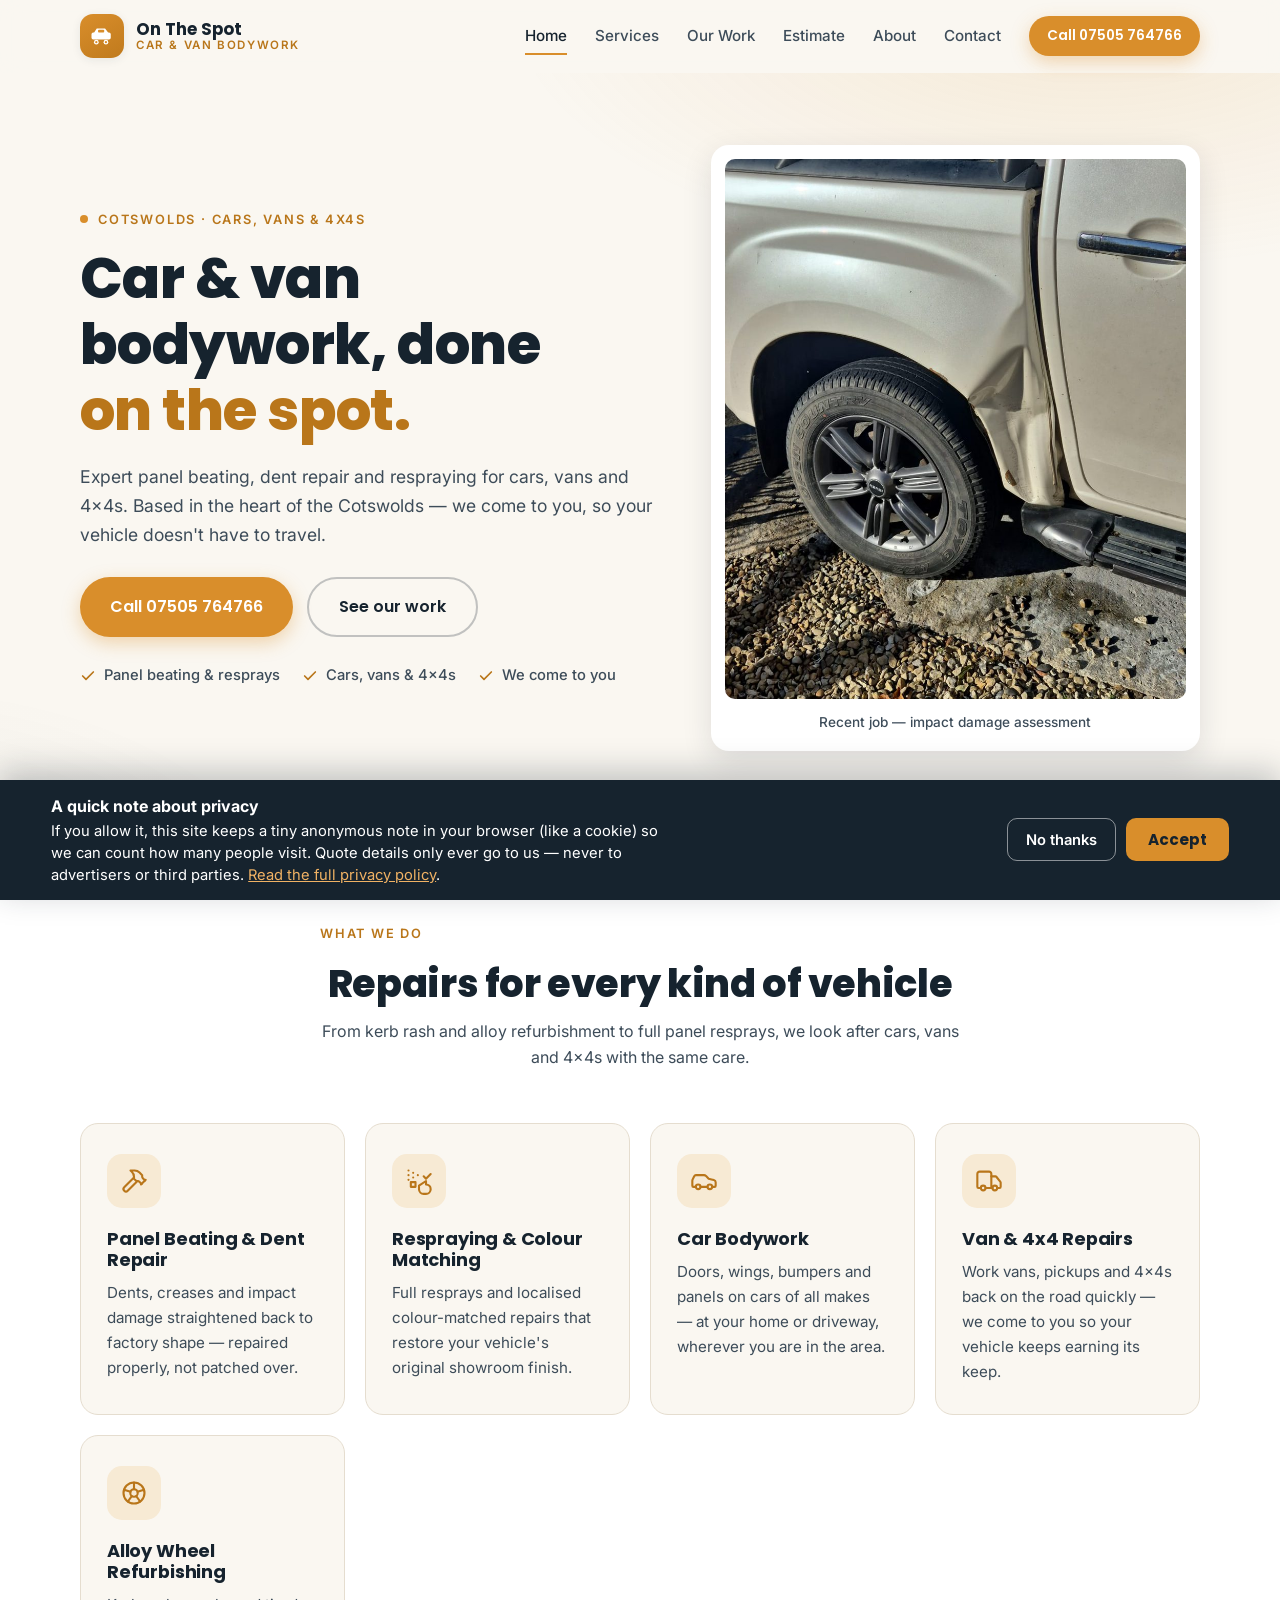
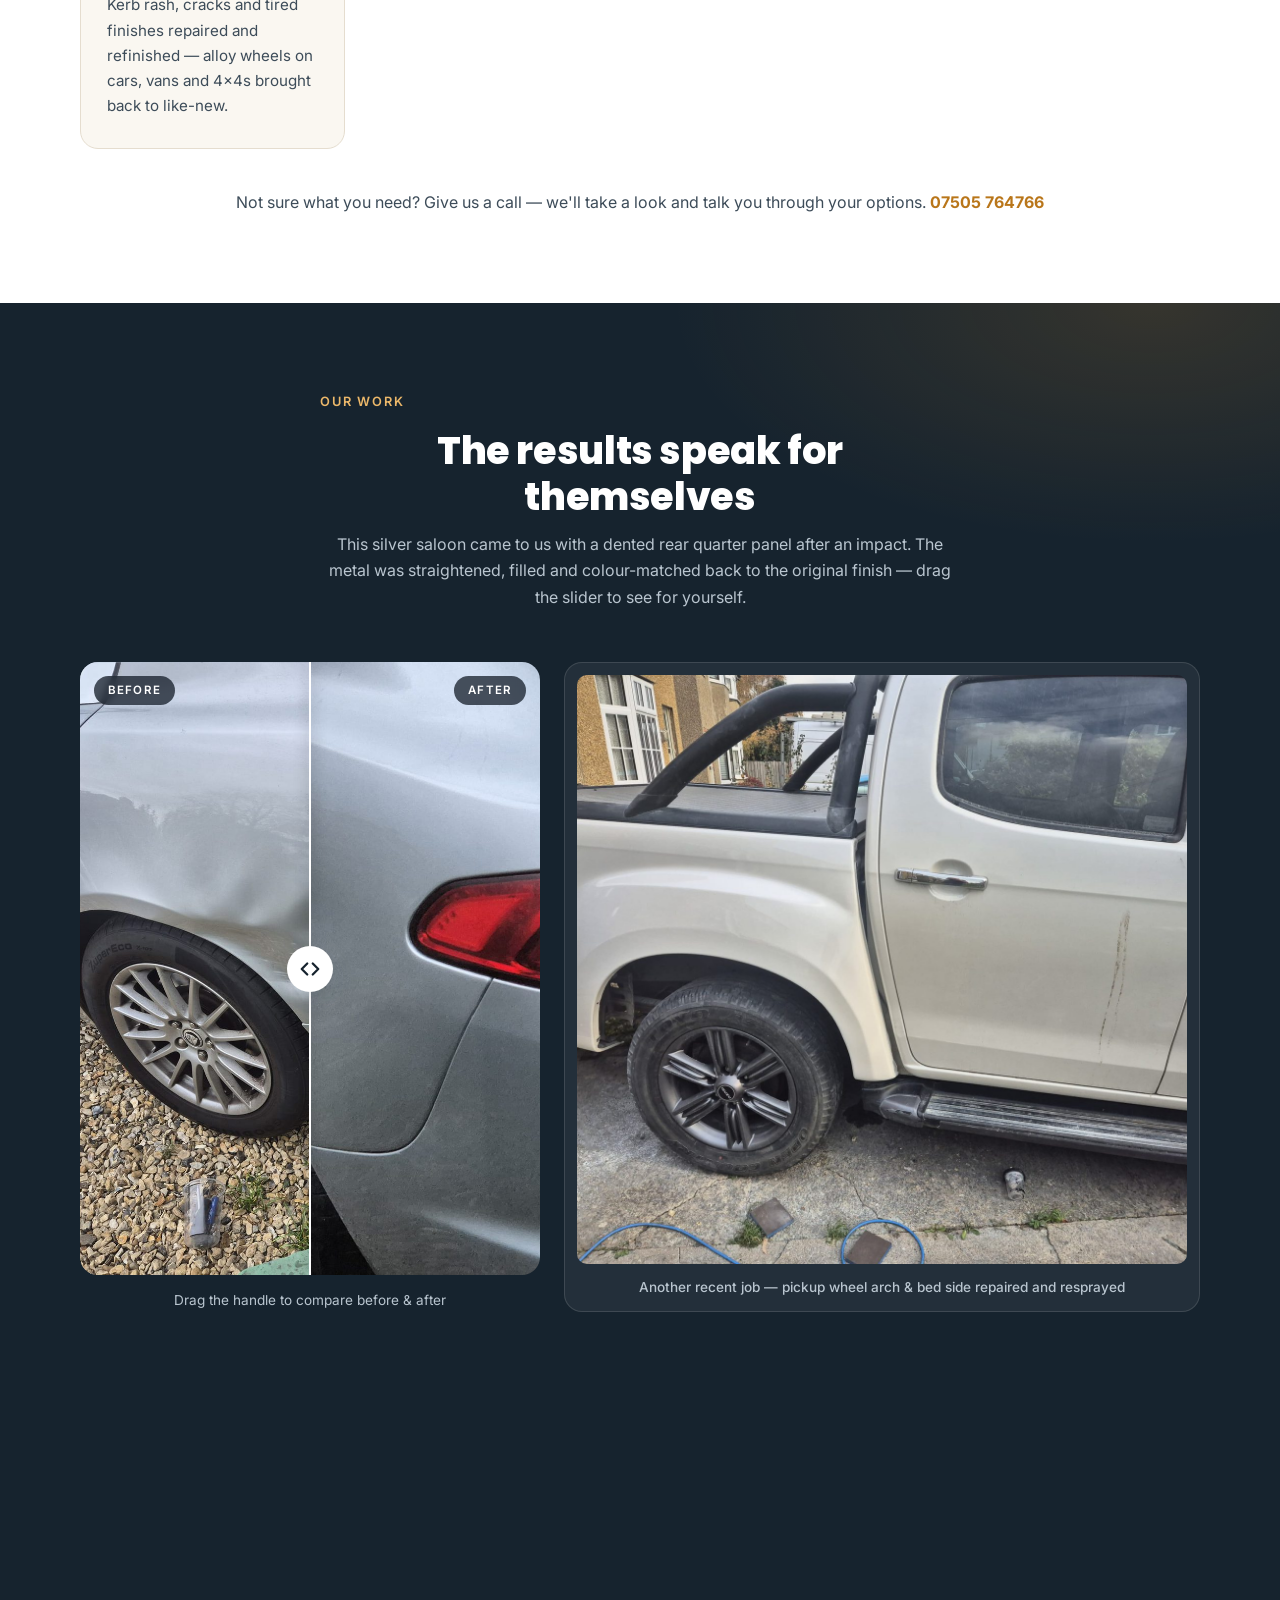
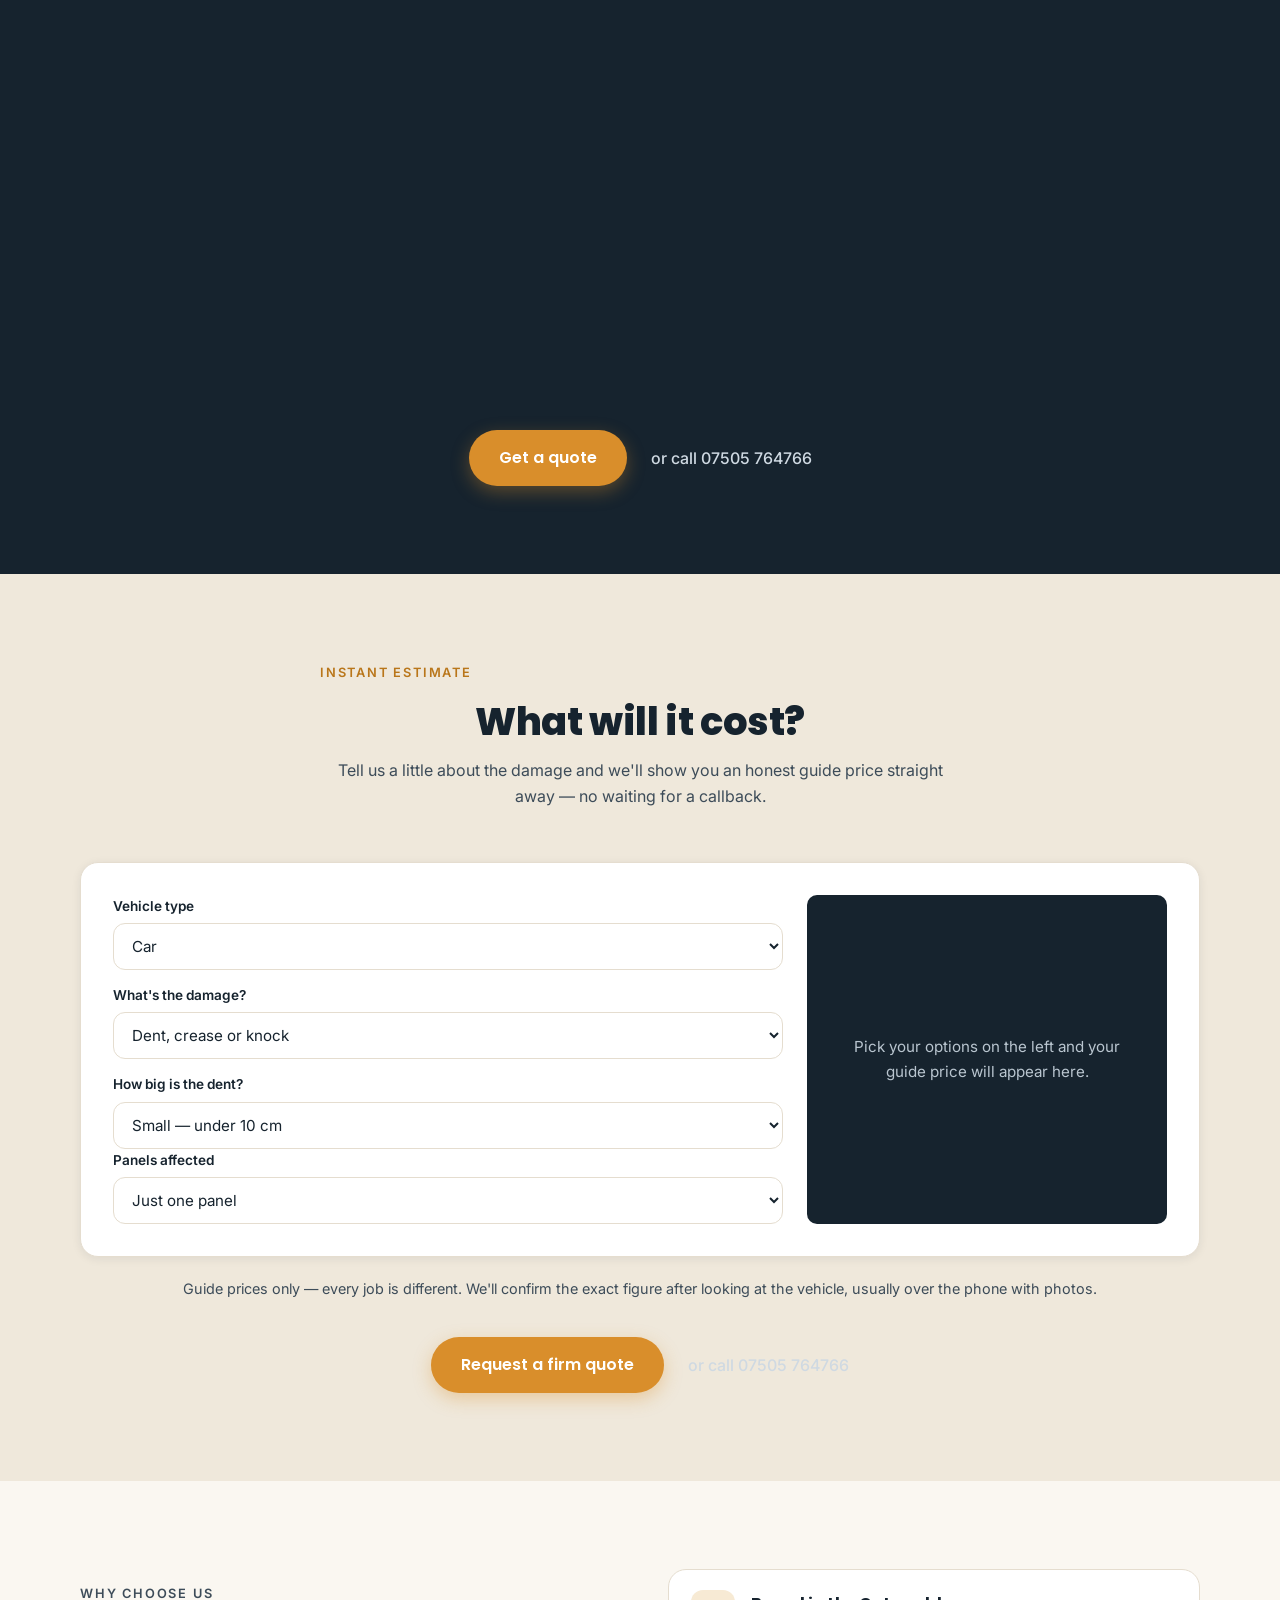
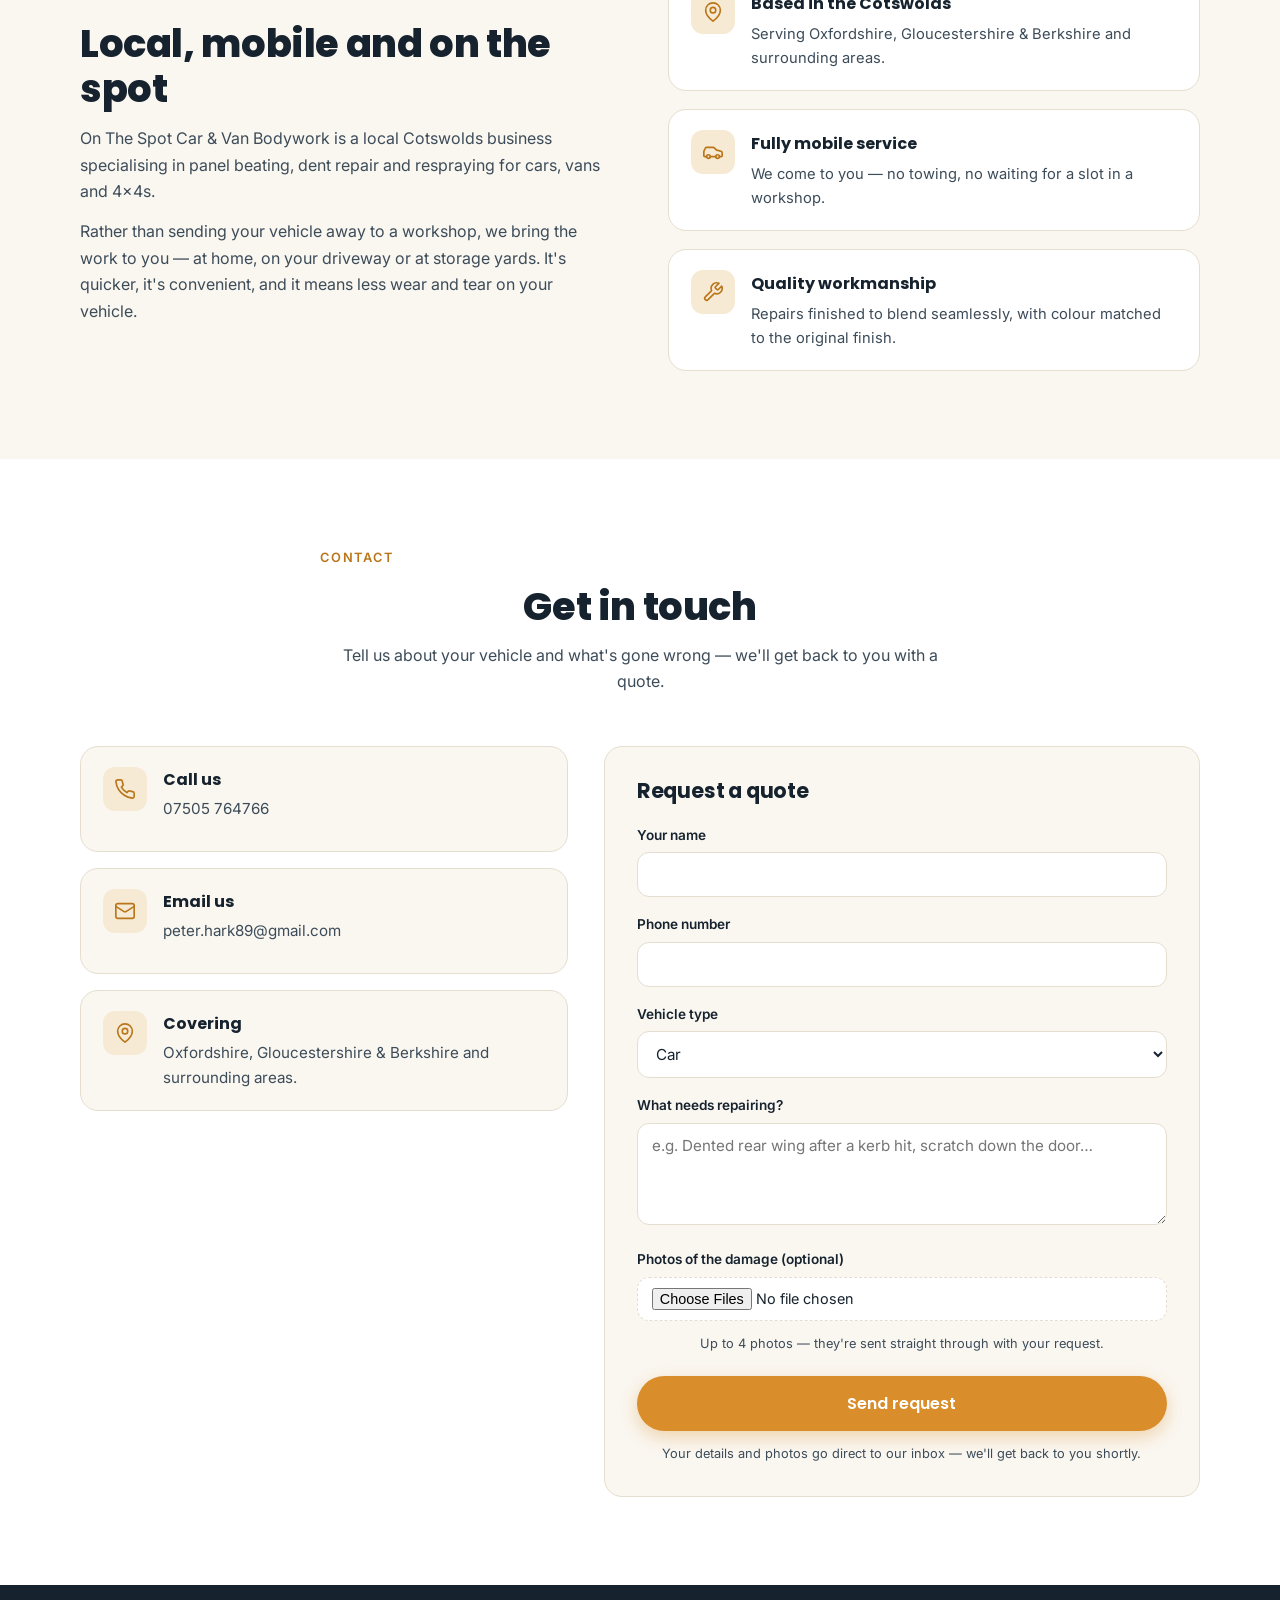
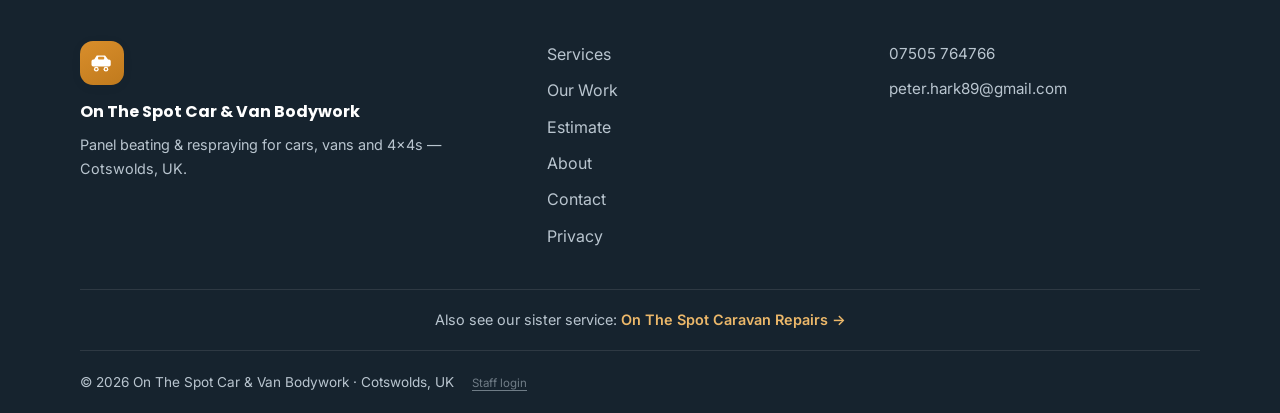
<file: index.html>
<!DOCTYPE html>
<html lang="en-GB">
<head>
  <meta charset="UTF-8" />
  <meta name="viewport" content="width=device-width, initial-scale=1.0" />
  <title>On The Spot Car &amp; Van Bodywork — Panel Beating &amp; Resprays in the Cotswolds</title>
  <meta name="description" content="Car and van body repairs across the Cotswolds. Expert panel beating, dent repair, respraying and colour matching — we come to you. Call 07505 764766." />
  <meta property="og:title" content="On The Spot Car &amp; Van Bodywork | Cotswolds" />
  <meta property="og:description" content="Panel beating, dent repair &amp; respraying for cars, vans and 4x4s. Based in the Cotswolds — we come to you." />
  <meta property="og:type" content="website" />
  <link rel="icon" href="data:image/svg+xml,%3Csvg xmlns='http://www.w3.org/2000/svg' viewBox='0 0 100 100'%3E%3Ctext y='.9em' font-size='90'%3E%F0%9F%9A%97%3C/text%3E%3C/svg%3E" />
  <link rel="preconnect" href="https://fonts.googleapis.com" />
  <link rel="preconnect" href="https://fonts.gstatic.com" crossorigin />
  <link href="https://fonts.googleapis.com/css2?family=Inter:wght@400;500;600&family=Poppins:wght@600;700;800&display=swap" rel="stylesheet" />
  <link rel="stylesheet" href="style.css" />
</head>
<body>

<a class="skip-link" href="#home">Skip to content</a>

<header class="site-header" id="siteHeader">
  <div class="container nav-wrap">
    <a href="#home" class="brand" aria-label="On The Spot Car &amp; Van Bodywork — home">
      <span class="brand-mark" aria-hidden="true">
        <svg viewBox="0 0 32 32" fill="none">
          <path d="M4 18v-4a2 2 0 0 1 2-2h1l3-4.5h9.5L23 12h1a2 2 0 0 1 2 2v4a2 2 0 0 1-2 2H6a2 2 0 0 1-2-2Z" fill="#fff"/>
          <rect x="11.5" y="8.8" width="7" height="3.2" rx="0.9" fill="#d98e2b"/>
          <circle cx="9.5" cy="23" r="2.7" fill="#fff"/>
          <circle cx="9.5" cy="23" r="1.3" fill="#d98e2b"/>
          <circle cx="20.5" cy="23" r="2.7" fill="#fff"/>
          <circle cx="20.5" cy="23" r="1.3" fill="#d98e2b"/>
        </svg>
      </span>
      <span class="brand-text">On The Spot<small>Car &amp; Van Bodywork</small></span>
    </a>

    <nav class="site-nav" id="siteNav" aria-label="Main navigation">
      <a href="#home" class="active">Home</a>
      <a href="#services">Services</a>
      <a href="#work">Our Work</a>
      <a href="#estimate">Estimate</a>
      <a href="#about">About</a>
      <a href="#contact">Contact</a>
      <a href="tel:+447505764766" class="btn btn-primary btn-sm nav-call">Call 07505 764766</a>
    </nav>

    <button class="nav-toggle" id="navToggle" aria-expanded="false" aria-controls="siteNav" aria-label="Open menu">
      <span></span><span></span><span></span>
    </button>
  </div>
</header>

<main id="main">

  <!-- ============ HERO ============ -->
  <section class="hero" id="home">
    <div class="container hero-grid">
      <div class="hero-copy reveal">
        <p class="eyebrow"><span class="dot" aria-hidden="true"></span> Cotswolds &middot; Cars, Vans &amp; 4x4s</p>
        <h1>Car &amp; van bodywork, done <em>on the spot.</em></h1>
        <p class="lead">Expert panel beating, dent repair and respraying for cars, vans and 4x4s. Based in the heart of the Cotswolds — we come to you, so your vehicle doesn't have to travel.</p>
        <div class="hero-cta">
          <a href="tel:+447505764766" class="btn btn-primary btn-lg">Call 07505 764766</a>
          <a href="#work" class="btn btn-ghost btn-lg">See our work</a>
        </div>
        <ul class="hero-points">
          <li><svg viewBox="0 0 24 24" fill="none" stroke="currentColor" stroke-width="2.5" stroke-linecap="round" stroke-linejoin="round"><path d="M20 6 9 17l-5-5"/></svg> Panel beating &amp; resprays</li>
          <li><svg viewBox="0 0 24 24" fill="none" stroke="currentColor" stroke-width="2.5" stroke-linecap="round" stroke-linejoin="round"><path d="M20 6 9 17l-5-5"/></svg> Cars, vans &amp; 4x4s</li>
          <li><svg viewBox="0 0 24 24" fill="none" stroke="currentColor" stroke-width="2.5" stroke-linecap="round" stroke-linejoin="round"><path d="M20 6 9 17l-5-5"/></svg> We come to you</li>
        </ul>
      </div>

      <figure class="hero-card reveal" data-delay="140">
        <img src="images/hero-pickup-damage.jpg" alt="Impact damage to a pickup's rear arch and bed side, awaiting repair" loading="eager" />
        <figcaption>Recent job — impact damage assessment</figcaption>
      </figure>
    </div>
  </section>

  <!-- ============ SERVICES ============ -->
  <section class="section services" id="services">
    <div class="container">
      <header class="section-head reveal">
        <p class="eyebrow">What we do</p>
        <h2>Repairs for every kind of vehicle</h2>
        <p class="section-sub">From kerb rash and alloy refurbishment to full panel resprays, we look after cars, vans and 4x4s with the same care.</p>
      </header>

      <div class="card-grid">
        <article class="service-card reveal">
          <span class="icon" aria-hidden="true">
            <svg viewBox="0 0 24 24" fill="none" stroke="currentColor" stroke-width="1.8" stroke-linecap="round" stroke-linejoin="round"><path d="m15 12-8.373 8.373a1 1 0 1 1-3-3L12 9"/><path d="m18 15 4-4"/><path d="m21.5 11.5-1.914-1.914A2 2 0 0 1 19 8.172V7l-2.26-2.26a6 6 0 0 0-4.202-1.756L9 2.96l.92.82A6.18 6.18 0 0 1 12 8.4V10l2 2h1.172a2 2 0 0 1 1.414.586L18.5 14.5"/></svg>
          </span>
          <h3>Panel Beating &amp; Dent Repair</h3>
          <p>Dents, creases and impact damage straightened back to factory shape — repaired properly, not patched over.</p>
        </article>

        <article class="service-card reveal" data-delay="80">
          <span class="icon" aria-hidden="true">
            <svg viewBox="0 0 24 24" fill="none" stroke="currentColor" stroke-width="1.8" stroke-linecap="round" stroke-linejoin="round"><path d="M3 3h.01"/><path d="M7 5h.01"/><path d="M11 7h.01"/><path d="M3 7h.01"/><path d="M7 9h.01"/><path d="M3 11h.01"/><rect width="4" height="4" x="5" y="13"/><path d="m16 8 2 2 4-4"/><path d="M18 12v3a4 4 0 0 1 4 4v0a4 4 0 0 1-4 4h-2a4 4 0 0 1-4-4v-3Z"/></svg>
          </span>
          <h3>Respraying &amp; Colour Matching</h3>
          <p>Full resprays and localised colour-matched repairs that restore your vehicle's original showroom finish.</p>
        </article>

        <article class="service-card reveal" data-delay="160">
          <span class="icon" aria-hidden="true">
            <svg viewBox="0 0 24 24" fill="none" stroke="currentColor" stroke-width="1.8" stroke-linecap="round" stroke-linejoin="round"><path d="M19 17h2c.6 0 1-.4 1-1v-3c0-.9-.7-1.7-1.5-1.9C18.7 10.6 16 10 16 10s-1.3-1.4-2.2-2.3c-.5-.4-1.1-.7-1.8-.7H5c-.6 0-1.1.4-1.4.9l-1.4 2.9A3.7 3.7 0 0 0 2 12v4c0 .6.4 1 1 1h2"/><circle cx="7" cy="17" r="2"/><path d="M9 17h6"/><circle cx="17" cy="17" r="2"/></svg>
          </span>
          <h3>Car Bodywork</h3>
          <p>Doors, wings, bumpers and panels on cars of all makes — at your home or driveway, wherever you are in the area.</p>
        </article>

        <article class="service-card reveal" data-delay="240">
          <span class="icon" aria-hidden="true">
            <svg viewBox="0 0 24 24" fill="none" stroke="currentColor" stroke-width="1.8" stroke-linecap="round" stroke-linejoin="round"><path d="M14 18V6a2 2 0 0 0-2-2H4a2 2 0 0 0-2 2v11a1 1 0 0 0 1 1h2"/><path d="M15 18H9"/><path d="M19 18h2a1 1 0 0 0 1-1v-3.65a1 1 0 0 0-.22-.624l-3.48-4.35A1 1 0 0 0 17.52 8H14"/><circle cx="17" cy="18" r="2"/><circle cx="7" cy="18" r="2"/></svg>
          </span>
          <h3>Van &amp; 4x4 Repairs</h3>
          <p>Work vans, pickups and 4x4s back on the road quickly — we come to you so your vehicle keeps earning its keep.</p>
        </article>

        <article class="service-card reveal" data-delay="320">
          <span class="icon" aria-hidden="true">
            <svg viewBox="0 0 24 24" fill="none" stroke="currentColor" stroke-width="1.8" stroke-linecap="round" stroke-linejoin="round"><circle cx="12" cy="12" r="9"/><circle cx="12" cy="12" r="3.2"/><path d="M12 3v5.8"/><path d="M3.44 9.22 8.96 11.01"/><path d="M6.71 19.28 10.12 14.59"/><path d="M17.29 19.28 13.88 14.59"/><path d="M20.56 9.22 15.04 11.01"/></svg>
          </span>
          <h3>Alloy Wheel Refurbishing</h3>
          <p>Kerb rash, cracks and tired finishes repaired and refinished — alloy wheels on cars, vans and 4x4s brought back to like-new.</p>
        </article>
      </div>

      <p class="services-note reveal">Not sure what you need? Give us a call — we'll take a look and talk you through your options. <a href="tel:+447505764766"><strong>07505 764766</strong></a></p>
    </div>
  </section>

  <!-- ============ OUR WORK ============ -->
  <section class="section work" id="work">
    <div class="container">
      <header class="section-head section-head-light reveal">
        <p class="eyebrow">Our work</p>
        <h2>The results speak for themselves</h2>
        <p class="section-sub">This silver saloon came to us with a dented rear quarter panel after an impact. The metal was straightened, filled and colour-matched back to the original finish — drag the slider to see for yourself.</p>
      </header>

      <div class="work-showcase">
        <div class="ba-frame reveal">
          <div class="ba-slider" id="baSlider" style="--pos:50%">
            <img src="images/slider-after.jpg" alt="Rear quarter panel after dent repair and respray" />
            <img src="images/slider-before.jpg" alt="" aria-hidden="true" class="ba-before" />
            <span class="ba-label ba-label-before">Before</span>
            <span class="ba-label ba-label-after">After</span>
            <div class="ba-handle" id="baHandle" role="slider" tabindex="0" aria-label="Drag to compare before and after" aria-valuemin="0" aria-valuemax="100" aria-valuenow="50">
              <span class="ba-grip" aria-hidden="true">
                <svg viewBox="0 0 24 24" fill="none" stroke="currentColor" stroke-width="2.5" stroke-linecap="round" stroke-linejoin="round"><path d="m9 6-6 6 6 6M15 6l6 6-6 6"/></svg>
              </span>
            </div>
          </div>
          <p class="ba-hint">Drag the handle to compare before &amp; after</p>
        </div>

        <figure class="work-photo reveal" data-delay="120">
          <img src="images/work-pickup-repaired.jpg" alt="Pickup rear arch and bed side after bodywork repair and respray" loading="lazy" />
          <figcaption>Another recent job — pickup wheel arch &amp; bed side repaired and resprayed</figcaption>
        </figure>
      </div>

      <h3 class="gallery-title reveal" id="galleryTitle">More from the workshop</h3>
      <div class="gallery-grid" id="galleryGrid">
        <figure class="gallery-card reveal">
          <span class="chip chip-before" aria-hidden="true">Before</span>
          <img src="images/gallery-door-crack.jpg" alt="Cracked car door panel stripped back, ready for repair" loading="lazy" />
          <figcaption>Cracked door panel — stripped back and ready for repair</figcaption>
        </figure>

        <figure class="gallery-card reveal" data-delay="80">
          <span class="chip chip-progress" aria-hidden="true">In progress</span>
          <img src="images/gallery-filler-wide.jpg" alt="Door and quarter panel filled after impact damage" loading="lazy" />
          <figcaption>Impact-damaged door &amp; quarter panel, filled and faired</figcaption>
        </figure>

        <figure class="gallery-card reveal" data-delay="160">
          <span class="chip chip-progress" aria-hidden="true">In progress</span>
          <img src="images/gallery-filler-detail.jpg" alt="Close-up of body filler smoothed on a repaired panel" loading="lazy" />
          <figcaption>Filling detail — smoothed and ready to prime &amp; spray</figcaption>
        </figure>
      </div>

      <div class="steps-grid">
        <article class="step-card reveal">
          <span class="step-num" aria-hidden="true">01</span>
          <h3>Tell us what's wrong</h3>
          <p>Call or email with a description — and photos if you can. We'll assess the damage honestly before any work starts.</p>
        </article>
        <article class="step-card reveal" data-delay="100">
          <span class="step-num" aria-hidden="true">02</span>
          <h3>We come to you</h3>
          <p>Your vehicle stays where it is — at home, in your driveway or at storage. We bring the workshop to the spot.</p>
        </article>
        <article class="step-card reveal" data-delay="200">
          <span class="step-num" aria-hidden="true">03</span>
          <h3>Repaired &amp; resprayed</h3>
          <p>Panels straightened, filled and sprayed with colour matched to your vehicle's original finish. You check it over on the spot.</p>
        </article>
      </div>

      <div class="work-cta reveal">
        <a href="#contact" class="btn btn-primary btn-lg">Get a quote</a>
        <a href="tel:+447505764766" class="link-light">or call 07505 764766</a>
      </div>
    </div>
  </section>

  <!-- ============ INSTANT ESTIMATE ============ -->
  <section class="section estimate" id="estimate">
    <div class="container">
      <header class="section-head reveal">
        <p class="eyebrow">Instant estimate</p>
        <h2>What will it cost?</h2>
        <p class="section-sub">Tell us a little about the damage and we'll show you an honest guide price straight away — no waiting for a callback.</p>
      </header>

      <div class="estimate-box reveal">
        <div class="estimate-fields">
          <label for="estVehicle">Vehicle type</label>
          <select id="estVehicle" name="estVehicle">
            <option value="car">Car</option>
            <option value="van">Van or 4x4</option>
          </select>

          <label for="estDamage">What's the damage?</label>
          <select id="estDamage" name="estDamage">
            <option value="dent">Dent, crease or knock</option>
            <option value="scratch">Scratch or scrape</option>
            <option value="crack">Cracked / broken panel</option>
            <option value="respray">Respray only (no repair needed)</option>
            <option value="alloys">Alloy wheel refurbishment</option>
          </select>

          <label for="estSize" id="estSizeLabel">How big is it?</label>
          <select id="estSize" name="estSize"></select>

          <div class="estimate-row">
            <div class="estimate-col" id="estPanelsWrap">
              <label for="estPanels">Panels affected</label>
              <select id="estPanels" name="estPanels">
                <option value="1">Just one panel</option>
                <option value="2">Two panels</option>
                <option value="3">Three or more</option>
              </select>
            </div>
          </div>
        </div>

        <div class="estimate-result" id="estResult">
          <p class="est-prompt" id="estPrompt">Pick your options on the left and your guide price will appear here.</p>
          <div class="est-price-wrap" id="estPriceWrap" hidden>
            <span class="est-label">Guide price</span>
            <span class="est-price" id="estPrice">&pound;0 &ndash; &pound;0</span>
            <p class="est-note" id="estNote"></p>
          </div>
        </div>
      </div>

      <p class="estimate-disclaimer reveal">Guide prices only — every job is different. We'll confirm the exact figure after looking at the vehicle, usually over the phone with photos.</p>

      <div class="work-cta estimate-cta reveal">
        <a href="#contact" class="btn btn-primary btn-lg">Request a firm quote</a>
        <a href="tel:+447505764766" class="link-light">or call 07505 764766</a>
      </div>
    </div>
  </section>

  <!-- ============ ABOUT ============ -->
  <section class="section about" id="about">
    <div class="container about-grid">
      <div class="about-copy reveal">
        <p class="eyebrow">Why choose us</p>
        <h2>Local, mobile and on the spot</h2>
        <p>On The Spot Car &amp; Van Bodywork is a local Cotswolds business specialising in panel beating, dent repair and respraying for cars, vans and 4x4s.</p>
        <p>Rather than sending your vehicle away to a workshop, we bring the work to you — at home, on your driveway or at storage yards. It's quicker, it's convenient, and it means less wear and tear on your vehicle.</p>
      </div>

      <ul class="about-list reveal" data-delay="120">
        <li>
          <span class="icon icon-sm" aria-hidden="true"><svg viewBox="0 0 24 24" fill="none" stroke="currentColor" stroke-width="1.8" stroke-linecap="round" stroke-linejoin="round"><path d="M20 10c0 6-8 12-8 12s-8-6-8-12a8 8 0 0 1 16 0Z"/><circle cx="12" cy="10" r="3"/></svg></span>
          <div><strong>Based in the Cotswolds</strong><p>Serving Oxfordshire, Gloucestershire &amp; Berkshire and surrounding areas.</p></div>
        </li>
        <li>
          <span class="icon icon-sm" aria-hidden="true"><svg viewBox="0 0 24 24" fill="none" stroke="currentColor" stroke-width="1.8" stroke-linecap="round" stroke-linejoin="round"><path d="M19 17h2c.6 0 1-.4 1-1v-3c0-.9-.7-1.7-1.5-1.9C18.7 10.6 16 10 16 10s-1.3-1.4-2.2-2.3c-.5-.4-1.1-.7-1.8-.7H5c-.6 0-1.1.4-1.4.9l-1.4 2.9A3.7 3.7 0 0 0 2 12v4c0 .6.4 1 1 1h2"/><circle cx="7" cy="17" r="2"/><path d="M9 17h6"/><circle cx="17" cy="17" r="2"/></svg></span>
          <div><strong>Fully mobile service</strong><p>We come to you — no towing, no waiting for a slot in a workshop.</p></div>
        </li>
        <li>
          <span class="icon icon-sm" aria-hidden="true"><svg viewBox="0 0 24 24" fill="none" stroke="currentColor" stroke-width="1.8" stroke-linecap="round" stroke-linejoin="round"><path d="M14.7 6.3a1 1 0 0 0 0 1.4l1.6 1.6a1 1 0 0 0 1.4 0l3.77-3.77a6 6 0 0 1-7.94 7.94l-6.91 6.91a2.12 2.12 0 0 1-3-3l6.91-6.91a6 6 0 0 1 7.94-7.94l-3.76 3.76z"/></svg></span>
          <div><strong>Quality workmanship</strong><p>Repairs finished to blend seamlessly, with colour matched to the original finish.</p></div>
        </li>
      </ul>
    </div>
  </section>

  <!-- ============ CONTACT ============ -->
  <section class="section contact" id="contact">
    <div class="container">
      <header class="section-head reveal">
        <p class="eyebrow">Contact</p>
        <h2>Get in touch</h2>
        <p class="section-sub">Tell us about your vehicle and what's gone wrong — we'll get back to you with a quote.</p>
      </header>

      <div class="contact-grid">
        <div class="contact-info reveal">
          <a href="tel:+447505764766" class="info-card">
            <span class="icon icon-sm" aria-hidden="true"><svg viewBox="0 0 24 24" fill="none" stroke="currentColor" stroke-width="1.8" stroke-linecap="round" stroke-linejoin="round"><path d="M22 16.92v3a2 2 0 0 1-2.18 2 19.79 19.79 0 0 1-8.63-3.07 19.5 19.5 0 0 1-6-6 19.79 19.79 0 0 1-3.07-8.67A2 2 0 0 1 4.11 2h3a2 2 0 0 1 2 1.72c.127.96.361 1.903.7 2.81a2 2 0 0 1-.45 2.11L8.09 9.91a16 16 0 0 0 6 6l1.27-1.27a2 2 0 0 1 2.11-.45c.907.339 1.85.573 2.81.7A2 2 0 0 1 22 16.92z"/></svg></span>
            <div><strong>Call us</strong><p>07505 764766</p></div>
          </a>
          <a href="mailto:peter.hark89@gmail.com" class="info-card">
            <span class="icon icon-sm" aria-hidden="true"><svg viewBox="0 0 24 24" fill="none" stroke="currentColor" stroke-width="1.8" stroke-linecap="round" stroke-linejoin="round"><rect width="20" height="16" x="2" y="4" rx="2"/><path d="m22 7-8.97 5.7a1.94 1.94 0 0 1-2.06 0L2 7"/></svg></span>
            <div><strong>Email us</strong><p>peter.hark89@gmail.com</p></div>
          </a>
          <div class="info-card">
            <span class="icon icon-sm" aria-hidden="true"><svg viewBox="0 0 24 24" fill="none" stroke="currentColor" stroke-width="1.8" stroke-linecap="round" stroke-linejoin="round"><path d="M20 10c0 6-8 12-8 12s-8-6-8-12a8 8 0 0 1 16 0Z"/><circle cx="12" cy="10" r="3"/></svg></span>
            <div><strong>Covering</strong><p>Oxfordshire, Gloucestershire &amp; Berkshire and surrounding areas.</p></div>
          </div>
        </div>

        <form class="quote-form reveal" id="quoteForm" data-delay="120" novalidate>
          <h3>Request a quote</h3>
          <label for="name">Your name</label>
          <input type="text" id="name" name="name" autocomplete="name" required />

          <label for="phone">Phone number</label>
          <input type="tel" id="phone" name="phone" autocomplete="tel" required />

          <label for="type">Vehicle type</label>
          <select id="type" name="type">
            <option value="Car">Car</option>
            <option value="Van or 4x4">Van or 4x4</option>
            <option value="Not sure / other">Not sure / other</option>
          </select>

          <label for="message">What needs repairing?</label>
          <textarea id="message" name="message" rows="4" placeholder="e.g. Dented rear wing after a kerb hit, scratch down the door…"></textarea>

          <label for="photos">Photos of the damage (optional)</label>
          <input type="file" id="photos" name="photos" accept="image/*" multiple />
          <p class="form-note form-note-top">Up to 4 photos — they're sent straight through with your request.</p>

          <button type="submit" class="btn btn-primary btn-lg btn-block" id="quoteSubmit">Send request</button>
          <p class="form-note" id="formNote">Your details and photos go direct to our inbox — we'll get back to you shortly.</p>
        </form>

        <div class="form-success" id="formSuccess" hidden>
          <span class="icon icon-sm" aria-hidden="true"><svg viewBox="0 0 24 24" fill="none" stroke="currentColor" stroke-width="1.8" stroke-linecap="round" stroke-linejoin="round"><path d="M20 6 9 17l-5-5"/></svg></span>
          <h3>Request sent — thank you!</h3>
          <p id="formSuccessMsg">We've got your details and will get back to you with a quote shortly.</p>
          <button type="button" class="btn btn-ghost" id="formAgain">Send another request</button>
        </div>
      </div>
    </div>
  </section>

</main>

<footer class="site-footer">
  <div class="container footer-grid">
    <div class="footer-brand">
      <span class="brand-mark" aria-hidden="true">
        <svg viewBox="0 0 32 32" fill="none">
          <path d="M4 18v-4a2 2 0 0 1 2-2h1l3-4.5h9.5L23 12h1a2 2 0 0 1 2 2v4a2 2 0 0 1-2 2H6a2 2 0 0 1-2-2Z" fill="#fff"/>
          <rect x="11.5" y="8.8" width="7" height="3.2" rx="0.9" fill="#d98e2b"/>
          <circle cx="9.5" cy="23" r="2.7" fill="#fff"/>
          <circle cx="9.5" cy="23" r="1.3" fill="#d98e2b"/>
          <circle cx="20.5" cy="23" r="2.7" fill="#fff"/>
          <circle cx="20.5" cy="23" r="1.3" fill="#d98e2b"/>
        </svg>
      </span>
      <p class="footer-name">On The Spot Car &amp; Van Bodywork</p>
      <p class="footer-tag">Panel beating &amp; respraying for cars, vans and 4x4s — Cotswolds, UK.</p>
    </div>

    <nav class="footer-nav" aria-label="Footer navigation">
      <a href="#services">Services</a>
      <a href="#work">Our Work</a>
      <a href="#estimate">Estimate</a>
      <a href="#about">About</a>
      <a href="#contact">Contact</a>
      <a href="privacy.html">Privacy</a>
    </nav>

    <div class="footer-contact">
      <a href="tel:+447505764766">07505 764766</a>
      <a href="mailto:peter.hark89@gmail.com">peter.hark89@gmail.com</a>
    </div>
  </div>
  <div class="container footer-sister">
    <p>Also see our sister service: <a href="https://harky39.github.io/on-the-spot-caravan-repairs/">On The Spot Caravan Repairs &rarr;</a></p>
  </div>
  <div class="container footer-bottom">
    <p>&copy; <span id="year">2026</span> On The Spot Car &amp; Van Bodywork &middot; Cotswolds, UK
      <a href="https://harky39.github.io/on-the-spot-admin/" class="staff-link" title="Staff area">Staff login</a>
    </p>
  </div>
</footer>

<a href="tel:+447505764766" class="call-fab" aria-label="Call us on 07505 764766">
  <svg viewBox="0 0 24 24" fill="none" stroke="currentColor" stroke-width="2" stroke-linecap="round" stroke-linejoin="round"><path d="M22 16.92v3a2 2 0 0 1-2.18 2 19.79 19.79 0 0 1-8.63-3.07 19.5 19.5 0 0 1-6-6 19.79 19.79 0 0 1-3.07-8.67A2 2 0 0 1 4.11 2h3a2 2 0 0 1 2 1.72c.127.96.361 1.903.7 2.81a2 2 0 0 1-.45 2.11L8.09 9.91a16 16 0 0 0 6 6l1.27-1.27a2 2 0 0 1 2.11-.45c.907.339 1.85.573 2.81.7A2 2 0 0 1 22 16.92z"/></svg>
</a>

<!-- Privacy note banner (asked once per browser; explicit colours so any site theme works) -->
<style>
  .consent {
    position: fixed; left: 0; right: 0; bottom: 0; z-index: 9999;
    display: flex; flex-wrap: wrap; gap: 14px; align-items: center; justify-content: space-between;
    background: #16232e; color: #fff;
    padding: 14px max(16px, 4vw);
    box-shadow: 0 -8px 30px rgba(22, 35, 46, 0.25);
    font-family: "Inter", system-ui, sans-serif; font-size: 0.92rem; line-height: 1.5;
  }
  .consent[hidden] { display: none !important; }
  .consent-text { max-width: 70ch; }
  .consent-text strong { display: block; font-size: 1rem; margin-bottom: 2px; }
  .consent-text a { color: #f0b264; text-decoration: underline; }
  .consent-actions { display: flex; gap: 10px; flex: 0 0 auto; }
  .consent-accept {
    background: #d98e2b; color: #16232e; font-weight: 700;
    border: 0; border-radius: 10px; padding: 10px 22px; cursor: pointer;
    font-family: "Poppins", system-ui, sans-serif; font-size: 0.95rem;
  }
  .consent-accept:hover { background: #e6a244; }
  .consent-decline {
    background: transparent; color: #fff; font-weight: 600;
    border: 1.5px solid rgba(255, 255, 255, 0.5); border-radius: 10px; padding: 10px 18px; cursor: pointer;
    font-family: "Inter", system-ui, sans-serif; font-size: 0.92rem;
  }
  .consent-decline:hover { border-color: #fff; }
  @media (max-width: 640px) {
    .consent { flex-direction: column; align-items: stretch; }
    .consent-actions { justify-content: flex-end; }
  }
</style>
<div class="consent" id="consentBar" hidden>
  <div class="consent-text">
    <strong>A quick note about privacy</strong>
    <p>If you allow it, this site keeps a tiny anonymous note in your browser (like a cookie) so we can count how many people visit. Quote details only ever go to us — never to advertisers or third parties. <a href="privacy.html">Read the full privacy policy</a>.</p>
  </div>
  <div class="consent-actions">
    <button type="button" class="consent-decline" id="consentDecline">No thanks</button>
    <button type="button" class="consent-accept" id="consentAccept">Accept</button>
  </div>
</div>

<script src="main.js"></script>
</body>
</html>
</file>
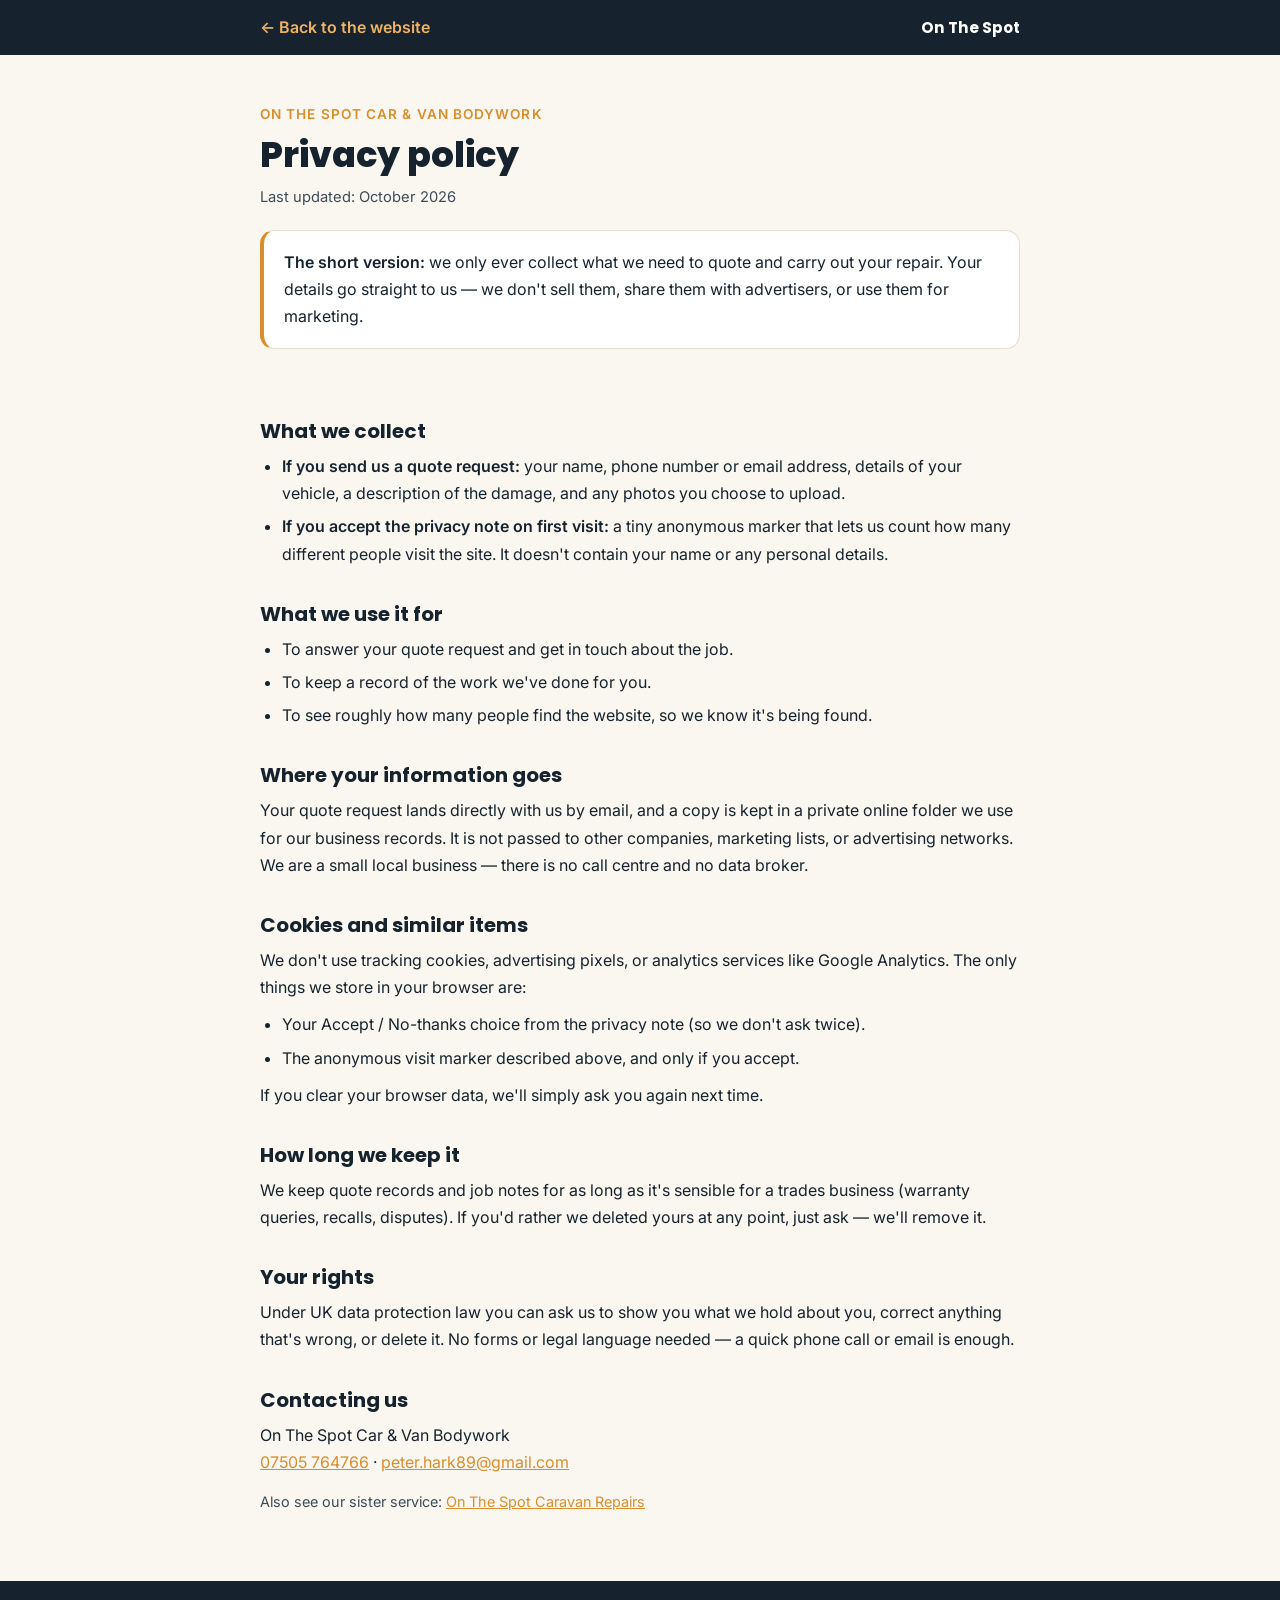
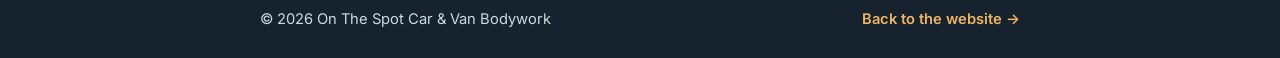
<file: privacy.html>
<!DOCTYPE html>
<html lang="en-GB">
<head>
  <meta charset="UTF-8" />
  <meta name="viewport" content="width=device-width, initial-scale=1.0" />
  <title>Privacy Policy — On The Spot Car &amp; Van Bodywork</title>
  <meta name="description" content="How On The Spot Car &amp; Van Bodywork handles your information — in plain English." />
  <link rel="icon" href="data:image/svg+xml,%3Csvg xmlns='http://www.w3.org/2000/svg' viewBox='0 0 100 100'%3E%3Ctext y='.9em' font-size='90'%3E%F0%9F%9A%97%3C/svg%3E" />
  <link rel="preconnect" href="https://fonts.googleapis.com" />
  <link rel="preconnect" href="https://fonts.gstatic.com" crossorigin />
  <link href="https://fonts.googleapis.com/css2?family=Inter:wght@400;500;600&family=Poppins:wght@600;700;800&display=swap" rel="stylesheet" />
  <style>
    :root {
      --ink: #16232e; --ink-soft: #3d4c59; --paper: #faf7f1;
      --accent: #d98e2b; --line: #e5ddcf;
    }
    * { margin: 0; padding: 0; box-sizing: border-box; }
    body {
      font-family: "Inter", system-ui, sans-serif;
      color: var(--ink); background: var(--paper);
      line-height: 1.7; font-size: 16px;
    }
    h1, h2 { font-family: "Poppins", system-ui, sans-serif; line-height: 1.2; }
    a { color: var(--accent); }

    .topbar { background: var(--ink); color: #fff; padding: 14px 0; }
    .topbar .wrap { width: min(760px, 90%); margin: 0 auto; display: flex; align-items: center; gap: 12px; }
    .topbar a { color: #f0b264; text-decoration: none; font-weight: 600; }
    .topbar a:hover { text-decoration: underline; }
    .topbar .brand { font-family: "Poppins", system-ui, sans-serif; font-weight: 700; margin-left: auto; font-size: .95rem; }

    .wrap { width: min(760px, 90%); margin: 0 auto; }
    header.page-head { padding: 48px 0 12px; }
    .eyebrow { color: var(--accent); font-weight: 600; font-size: .85rem; text-transform: uppercase; letter-spacing: .08em; margin-bottom: 8px; }
    h1 { font-size: 2.2rem; font-weight: 800; }
    .updated { color: var(--ink-soft); margin-top: 8px; font-size: .92rem; }

    main { padding: 24px 0 56px; }
    section { margin-top: 34px; }
    h2 { font-size: 1.25rem; font-weight: 700; margin-bottom: 10px; }
    p { margin-bottom: 10px; }
    ul { margin: 0 0 10px 22px; }
    li { margin-bottom: 6px; }
    .lead-box {
      background: #fff; border: 1px solid var(--line); border-left: 4px solid var(--accent);
      border-radius: 14px; padding: 18px 20px; margin-top: 20px;
    }
    .lead-box p { margin-bottom: 0; }
    strong { font-weight: 600; }

    footer { background: var(--ink); color: #cfd8df; padding: 26px 0; font-size: .92rem; }
    footer .wrap { display: flex; flex-wrap: wrap; gap: 8px 24px; align-items: center; }
    footer a { color: #f0b264; text-decoration: none; }
    footer a:hover { text-decoration: underline; }
    footer .back { margin-left: auto; font-weight: 600; }
  </style>
</head>
<body>

<div class="topbar">
  <div class="wrap">
    <a href="index.html">&larr; Back to the website</a>
    <span class="brand">On The Spot</span>
  </div>
</div>

<header class="page-head">
  <div class="wrap">
    <p class="eyebrow">On The Spot Car &amp; Van Bodywork</p>
    <h1>Privacy policy</h1>
    <p class="updated">Last updated: October 2026</p>
    <div class="lead-box">
      <p><strong>The short version:</strong> we only ever collect what we need to quote and carry out your repair. Your details go straight to us — we don't sell them, share them with advertisers, or use them for marketing.</p>
    </div>
  </div>
</header>

<main>
  <div class="wrap">

    <section>
      <h2>What we collect</h2>
      <ul>
        <li><strong>If you send us a quote request:</strong> your name, phone number or email address, details of your vehicle, a description of the damage, and any photos you choose to upload.</li>
        <li><strong>If you accept the privacy note on first visit:</strong> a tiny anonymous marker that lets us count how many different people visit the site. It doesn't contain your name or any personal details.</li>
      </ul>
    </section>

    <section>
      <h2>What we use it for</h2>
      <ul>
        <li>To answer your quote request and get in touch about the job.</li>
        <li>To keep a record of the work we've done for you.</li>
        <li>To see roughly how many people find the website, so we know it's being found.</li>
      </ul>
    </section>

    <section>
      <h2>Where your information goes</h2>
      <p>Your quote request lands directly with us by email, and a copy is kept in a private online folder we use for our business records. It is not passed to other companies, marketing lists, or advertising networks. We are a small local business — there is no call centre and no data broker.</p>
    </section>

    <section>
      <h2>Cookies and similar items</h2>
      <p>We don't use tracking cookies, advertising pixels, or analytics services like Google Analytics. The only things we store in your browser are:</p>
      <ul>
        <li>Your Accept / No-thanks choice from the privacy note (so we don't ask twice).</li>
        <li>The anonymous visit marker described above, and only if you accept.</li>
      </ul>
      <p>If you clear your browser data, we'll simply ask you again next time.</p>
    </section>

    <section>
      <h2>How long we keep it</h2>
      <p>We keep quote records and job notes for as long as it's sensible for a trades business (warranty queries, recalls, disputes). If you'd rather we deleted yours at any point, just ask — we'll remove it.</p>
    </section>

    <section>
      <h2>Your rights</h2>
      <p>Under UK data protection law you can ask us to show you what we hold about you, correct anything that's wrong, or delete it. No forms or legal language needed — a quick phone call or email is enough.</p>
    </section>

    <section>
      <h2>Contacting us</h2>
      <p>On The Spot Car &amp; Van Bodywork<br />
      <a href="tel:+447505764766">07505 764766</a> &middot;
      <a href="mailto:peter.hark89@gmail.com">peter.hark89@gmail.com</a></p>
      <p style="margin-top:14px; color:var(--ink-soft); font-size:.9rem;">Also see our sister service: <a href="https://harky39.github.io/on-the-spot-caravan-repairs/">On The Spot Caravan Repairs</a></p>
    </section>

  </div>
</main>

<footer>
  <div class="wrap">
    <span>&copy; 2026 On The Spot Car &amp; Van Bodywork</span>
    <a class="back" href="index.html">Back to the website &rarr;</a>
  </div>
</footer>

</body>
</html>
</file>
<file: style.css>
/* ============================================================
   On The Spot Car & Van Bodywork — style.css
   ============================================================ */

:root {
  --ink: #16232e;
  --ink-soft: #3d4c59;
  --paper: #faf7f1;
  --stone: #efe8db;
  --white: #ffffff;
  --accent: #d98e2b;
  --accent-dark: #b9761a;
  --accent-tint: #f7ead4;
  --line: #e5ddcf;
  --shadow-sm: 0 2px 10px rgba(22, 35, 46, 0.08);
  --shadow-md: 0 10px 30px rgba(22, 35, 46, 0.12);
  --radius: 18px;
  --font-head: "Poppins", system-ui, sans-serif;
  --font-body: "Inter", system-ui, sans-serif;
}

* { margin: 0; padding: 0; box-sizing: border-box; }

html { scroll-behavior: smooth; }

body {
  font-family: var(--font-body);
  color: var(--ink);
  background: var(--paper);
  line-height: 1.65;
  -webkit-font-smoothing: antialiased;
}

img { max-width: 100%; display: block; }

h1, h2, h3 { font-family: var(--font-head); line-height: 1.18; letter-spacing: -0.01em; }

a { color: inherit; text-decoration: none; }

.container {
  width: min(1120px, 92%);
  margin-inline: auto;
}

.skip-link {
  position: absolute;
  left: -9999px;
  top: 0;
  background: var(--ink);
  color: #fff;
  padding: 10px 18px;
  z-index: 200;
  border-radius: 0 0 10px 0;
}
.skip-link:focus { left: 0; }

/* ---------- Buttons ---------- */
.btn {
  display: inline-flex;
  align-items: center;
  justify-content: center;
  gap: 8px;
  font-family: var(--font-head);
  font-weight: 600;
  border-radius: 999px;
  padding: 12px 24px;
  font-size: 0.95rem;
  transition: transform 0.18s ease, box-shadow 0.18s ease, background 0.18s ease, color 0.18s ease;
  cursor: pointer;
  border: none;
}
.btn-lg { padding: 15px 30px; font-size: 1rem; }
.btn-sm { padding: 9px 18px; font-size: 0.85rem; }
.btn-block { width: 100%; }

.btn-primary {
  background: var(--accent);
  color: #fff;
  box-shadow: 0 6px 18px rgba(217, 142, 43, 0.35);
}
.btn-primary:hover { background: var(--accent-dark); transform: translateY(-2px); }

.btn-ghost {
  background: transparent;
  color: var(--ink);
  border: 2px solid rgba(22, 35, 46, 0.25);
}
.btn-ghost:hover { border-color: var(--ink); transform: translateY(-2px); }

.link-light { color: #cfd9e2; font-weight: 500; }
.link-light:hover { color: #fff; text-decoration: underline; }

/* ---------- Header / nav ---------- */
.site-header {
  position: sticky;
  top: 0;
  z-index: 100;
  background: rgba(250, 247, 241, 0.86);
  backdrop-filter: blur(12px);
  -webkit-backdrop-filter: blur(12px);
  border-bottom: 1px solid transparent;
  transition: box-shadow 0.25s ease, border-color 0.25s ease;
}
.site-header.scrolled {
  border-color: var(--line);
  box-shadow: var(--shadow-sm);
}

.nav-wrap {
  display: flex;
  align-items: center;
  justify-content: space-between;
  gap: 16px;
  padding-block: 14px;
}

.brand { display: inline-flex; align-items: center; gap: 12px; }

.brand-mark {
  width: 44px;
  height: 44px;
  border-radius: 13px;
  background: linear-gradient(150deg, var(--accent), #c07a1d);
  display: grid;
  place-items: center;
  box-shadow: var(--shadow-sm);
  flex-shrink: 0;
}
.brand-mark svg { width: 28px; height: 28px; }

.brand-text {
  font-family: var(--font-head);
  font-weight: 700;
  font-size: 1.05rem;
  line-height: 1.1;
  display: flex;
  flex-direction: column;
}
.brand-text small {
  font-family: var(--font-body);
  font-weight: 600;
  font-size: 0.72rem;
  letter-spacing: 0.14em;
  text-transform: uppercase;
  color: var(--accent-dark);
}

.site-nav { display: flex; align-items: center; gap: 28px; }
.site-nav a:not(.btn) {
  font-weight: 500;
  font-size: 0.95rem;
  color: var(--ink-soft);
  position: relative;
  padding-block: 4px;
}
.site-nav a:not(.btn):hover,
.site-nav a.active { color: var(--ink); }
.site-nav a:not(.btn)::after {
  content: "";
  position: absolute;
  left: 0; right: 100%;
  bottom: -2px;
  height: 2px;
  background: var(--accent);
  transition: right 0.25s ease;
}
.site-nav a:not(.btn):hover::after,
.site-nav a.active::after { right: 0; }

.nav-toggle {
  display: none;
  flex-direction: column;
  justify-content: center;
  gap: 5px;
  width: 44px;
  height: 44px;
  background: transparent;
  border: none;
  cursor: pointer;
  padding: 10px;
}
.nav-toggle span {
  display: block;
  height: 2.5px;
  width: 100%;
  background: var(--ink);
  border-radius: 2px;
  transition: transform 0.3s ease, opacity 0.3s ease;
}
.nav-toggle[aria-expanded="true"] span:nth-child(1) { transform: translateY(7.5px) rotate(45deg); }
.nav-toggle[aria-expanded="true"] span:nth-child(2) { opacity: 0; }
.nav-toggle[aria-expanded="true"] span:nth-child(3) { transform: translateY(-7.5px) rotate(-45deg); }

/* ---------- Hero ---------- */
.hero {
  padding: 72px 0 84px;
  background:
    radial-gradient(900px 420px at 85% -10%, rgba(217, 142, 43, 0.14), transparent 65%),
    radial-gradient(700px 380px at -10% 110%, rgba(22, 35, 46, 0.07), transparent 60%),
    var(--paper);
}

.hero-grid {
  display: grid;
  grid-template-columns: 1.08fr 0.92fr;
  gap: 56px;
  align-items: center;
}

.eyebrow {
  font-weight: 600;
  font-size: 0.8rem;
  letter-spacing: 0.14em;
  text-transform: uppercase;
  color: var(--accent-dark);
  display: flex;
  align-items: center;
  gap: 10px;
  margin-bottom: 16px;
}
.eyebrow .dot {
  width: 8px; height: 8px;
  border-radius: 50%;
  background: var(--accent);
  display: inline-block;
}

.hero h1 {
  font-size: clamp(2.3rem, 4.6vw, 3.5rem);
  font-weight: 800;
  margin-bottom: 18px;
}
.hero h1 em {
  font-style: normal;
  color: var(--accent-dark);
  position: relative;
  white-space: nowrap;
}

.lead {
  font-size: 1.1rem;
  color: var(--ink-soft);
  max-width: 34em;
  margin-bottom: 28px;
}

.hero-cta { display: flex; flex-wrap: wrap; gap: 14px; margin-bottom: 26px; }

.hero-points {
  list-style: none;
  display: flex;
  flex-wrap: wrap;
  gap: 10px 22px;
}
.hero-points li {
  display: inline-flex;
  align-items: center;
  gap: 8px;
  font-weight: 500;
  font-size: 0.92rem;
  color: var(--ink-soft);
}
.hero-points svg { width: 16px; height: 16px; color: var(--accent-dark); flex-shrink: 0; }

.hero-card {
  background: #fff;
  border-radius: var(--radius);
  padding: 14px;
  box-shadow: var(--shadow-md);
  transform: rotate(1.2deg);
  transition: transform 0.3s ease;
}
.hero-card:hover { transform: rotate(0deg) translateY(-4px); }
.hero-card img {
  width: 100%;
  max-height: 540px;
  border-radius: calc(var(--radius) - 8px);
  object-fit: cover;
}
.hero-card figcaption {
  padding: 12px 6px 4px;
  font-size: 0.85rem;
  color: var(--ink-soft);
  text-align: center;
  font-weight: 500;
}

/* ---------- Sections (shared) ---------- */
.section { padding: 88px 0; }

.section-head {
  max-width: 640px;
  margin: 0 auto 52px;
  text-align: center;
}
.section-head h2, .about-copy h2 { font-size: clamp(1.7rem, 3vw, 2.4rem); font-weight: 800; }
.section-sub { color: var(--ink-soft); margin-top: 12px; }

/* ---------- Services ---------- */
.services { background: #fff; }

.card-grid {
  display: grid;
  grid-template-columns: repeat(auto-fit, minmax(240px, 1fr));
  gap: 20px;
}

.service-card {
  background: var(--paper);
  border: 1px solid var(--line);
  border-radius: var(--radius);
  padding: 30px 26px;
  transition: transform 0.25s ease, box-shadow 0.25s ease, border-color 0.25s ease;
}
.service-card:hover {
  transform: translateY(-5px);
  box-shadow: var(--shadow-md);
  border-color: transparent;
}

.icon {
  width: 54px;
  height: 54px;
  border-radius: 15px;
  background: var(--accent-tint);
  color: var(--accent-dark);
  display: grid;
  place-items: center;
  margin-bottom: 20px;
}
.icon svg { width: 28px; height: 28px; }

.service-card h3 { font-size: 1.12rem; margin-bottom: 10px; }
.service-card p { color: var(--ink-soft); font-size: 0.95rem; }

.services-note {
  text-align: center;
  margin-top: 40px;
  color: var(--ink-soft);
}
.services-note a strong { color: var(--accent-dark); }
.services-note a:hover { text-decoration: underline; }

/* ---------- Work (dark) ---------- */
.work {
  background:
    radial-gradient(800px 400px at 90% 0%, rgba(217, 142, 43, 0.16), transparent 60%),
    var(--ink);
  color: #eef2f5;
}

.section-head-light h2 { color: #fff; }
.section-head-light .section-sub { color: #b9c5cf; }
.work .eyebrow { color: #ecb86a; }

.work-showcase {
  display: grid;
  grid-template-columns: minmax(0, 460px) 1fr;
  gap: 24px;
  align-items: stretch;
  margin-bottom: 48px;
}

/* Before / after comparison slider */
.ba-slider {
  --pos: 50%;
  position: relative;
  aspect-ratio: 3 / 4;
  overflow: hidden;
  border-radius: var(--radius);
  background: #0d1620;
  touch-action: none;
  cursor: ew-resize;
}
.ba-slider img {
  position: absolute;
  inset: 0;
  width: 100%;
  height: 100%;
  object-fit: cover;
}
.ba-before { clip-path: inset(0 calc(100% - var(--pos)) 0 0); }

.ba-handle {
  position: absolute;
  top: 0;
  bottom: 0;
  left: var(--pos);
  width: 2px;
  background: #fff;
  transform: translateX(-1px);
  box-shadow: 0 0 14px rgba(0, 0, 0, 0.55);
}
.ba-grip {
  position: absolute;
  top: 50%;
  left: 50%;
  transform: translate(-50%, -50%);
  width: 46px;
  height: 46px;
  border-radius: 50%;
  background: #fff;
  color: var(--ink);
  display: grid;
  place-items: center;
  box-shadow: var(--shadow-md);
}
.ba-grip svg { width: 22px; height: 22px; }

.ba-label {
  position: absolute;
  top: 14px;
  z-index: 2;
  padding: 5px 14px;
  border-radius: 999px;
  font-size: 0.72rem;
  font-weight: 600;
  letter-spacing: 0.1em;
  text-transform: uppercase;
  color: #fff;
  background: rgba(13, 22, 32, 0.72);
  backdrop-filter: blur(4px);
  -webkit-backdrop-filter: blur(4px);
}
.ba-label-before { left: 14px; }
.ba-label-after { right: 14px; }

.ba-hint {
  text-align: center;
  color: #b9c5cf;
  font-size: 0.85rem;
  margin-top: 14px;
}

.work-photo {
  background: rgba(255, 255, 255, 0.06);
  border: 1px solid rgba(255, 255, 255, 0.12);
  border-radius: var(--radius);
  padding: 12px;
  display: flex;
  flex-direction: column;
}
.work-photo img {
  width: 100%;
  height: 100%;
  min-height: 320px;
  object-fit: cover;
  border-radius: calc(var(--radius) - 8px);
}
.work-photo figcaption {
  padding-top: 12px;
  font-size: 0.85rem;
  color: #b9c5cf;
  text-align: center;
  font-weight: 500;
  flex-shrink: 0;
}

/* Workshop photo strip */
.gallery-title {
  color: #fff;
  font-size: 1.25rem;
  margin-bottom: 20px;
}
.gallery-grid {
  display: grid;
  grid-template-columns: repeat(auto-fit, minmax(230px, 1fr));
  gap: 16px;
  margin-bottom: 48px;
}
/* Long unbreakable strings must never blow out the grid tracks */
.gallery-grid > * { min-width: 0; }
.gallery-card figcaption { overflow-wrap: anywhere; }
.gallery-card {
  position: relative;
  background: rgba(255, 255, 255, 0.06);
  border: 1px solid rgba(255, 255, 255, 0.12);
  border-radius: var(--radius);
  padding: 10px 10px 14px;
}
.gallery-card img {
  width: 100%;
  height: 200px;
  object-fit: cover;
  border-radius: calc(var(--radius) - 8px);
}
.gallery-card figcaption {
  padding-top: 10px;
  font-size: 0.85rem;
  color: #b9c5cf;
  text-align: center;
  font-weight: 500;
}
.chip {
  position: absolute;
  top: 20px;
  left: 20px;
  z-index: 2;
  padding: 4px 12px;
  border-radius: 999px;
  font-size: 0.68rem;
  font-weight: 700;
  letter-spacing: 0.1em;
  text-transform: uppercase;
  color: #fff;
  background: rgba(13, 22, 32, 0.72);
  box-shadow: inset 0 0 0 1px rgba(255, 255, 255, 0.25);
  backdrop-filter: blur(4px);
  -webkit-backdrop-filter: blur(4px);
}
.chip-progress { background: rgba(217, 142, 43, 0.88); box-shadow: none; }
.chip-after { background: rgba(94, 168, 90, 0.88); box-shadow: none; }
.staff-link {
  display: inline-block;
  margin-left: 14px;
  font-size: 0.72rem;
  opacity: 0.55;
  text-decoration: underline;
  text-underline-offset: 3px;
}
.staff-link:hover { opacity: 1; }

.steps-grid {
  display: grid;
  grid-template-columns: repeat(auto-fit, minmax(240px, 1fr));
  gap: 20px;
}

.step-card {
  background: rgba(255, 255, 255, 0.06);
  border: 1px solid rgba(255, 255, 255, 0.12);
  border-radius: var(--radius);
  padding: 30px 26px;
}
.step-num {
  font-family: var(--font-head);
  font-weight: 800;
  font-size: 1.6rem;
  color: var(--accent);
  display: block;
  margin-bottom: 14px;
}
.step-card h3 { color: #fff; font-size: 1.12rem; margin-bottom: 10px; }
.step-card p { color: #b9c5cf; font-size: 0.95rem; }

.work-cta {
  display: flex;
  align-items: center;
  justify-content: center;
  gap: 24px;
  flex-wrap: wrap;
  margin-top: 48px;
}

/* ---------- Instant estimate ---------- */
.estimate { background: var(--stone); }

.estimate-box {
  display: grid;
  grid-template-columns: 1fr minmax(280px, 360px);
  gap: 24px;
  background: #fff;
  border: 1px solid var(--line);
  border-radius: var(--radius);
  padding: 32px;
  box-shadow: var(--shadow-sm);
}

.estimate-fields label {
  display: block;
  font-weight: 600;
  font-size: 0.85rem;
  margin: 14px 0 6px;
}
.estimate-fields label:first-child { margin-top: 0; }
.estimate-fields select {
  width: 100%;
  padding: 12px 14px;
  border: 1.5px solid var(--line);
  border-radius: 12px;
  background: #fff;
  font-family: inherit;
  font-size: 0.95rem;
  color: var(--ink);
}

.estimate-result {
  background: var(--ink);
  border-radius: calc(var(--radius) - 8px);
  padding: 28px;
  display: flex;
  flex-direction: column;
  justify-content: center;
  align-items: center;
  text-align: center;
}
.est-prompt { color: #b9c5cf; font-size: 0.95rem; }
.est-price-wrap[hidden] { display: none; }
.est-label {
  font-size: 0.72rem;
  letter-spacing: 0.14em;
  text-transform: uppercase;
  color: #ecb86a;
  font-weight: 600;
  margin-bottom: 8px;
  display: block;
}
.est-price {
  font-family: var(--font-head);
  font-weight: 800;
  font-size: clamp(1.5rem, 3vw, 2.1rem);
  color: #fff;
}
.est-note { color: #b9c5cf; font-size: 0.85rem; margin-top: 14px; line-height: 1.6; }

.estimate-disclaimer {
  text-align: center;
  color: var(--ink-soft);
  font-size: 0.9rem;
  margin-top: 20px;
}
.estimate-cta { margin-top: 36px; }

/* ---------- About ---------- */
.about-grid {
  display: grid;
  grid-template-columns: 1fr 1fr;
  gap: 56px;
  align-items: start;
}
.about-copy p { color: var(--ink-soft); margin-top: 14px; }

.about-list { list-style: none; display: grid; gap: 18px; }
.about-list li {
  display: flex;
  gap: 16px;
  background: #fff;
  border: 1px solid var(--line);
  border-radius: var(--radius);
  padding: 20px 22px;
}
.icon-sm {
  width: 44px; height: 44px;
  border-radius: 12px;
  background: var(--accent-tint);
  color: var(--accent-dark);
  display: grid;
  place-items: center;
  flex-shrink: 0;
}
.icon-sm svg { width: 22px; height: 22px; }
.about-list strong { font-family: var(--font-head); font-size: 1rem; }
.about-list p { color: var(--ink-soft); font-size: 0.92rem; margin-top: 4px; }

/* ---------- Contact ---------- */
.contact { background: #fff; }

.contact-grid {
  display: grid;
  grid-template-columns: 0.9fr 1.1fr;
  gap: 36px;
  align-items: start;
}

.contact-info { display: grid; gap: 16px; }

.info-card {
  display: flex;
  gap: 16px;
  background: var(--paper);
  border: 1px solid var(--line);
  border-radius: var(--radius);
  padding: 20px 22px;
  transition: transform 0.2s ease, box-shadow 0.2s ease;
}
a.info-card:hover { transform: translateY(-3px); box-shadow: var(--shadow-sm); }
.info-card strong { font-family: var(--font-head); display: block; margin-bottom: 2px; }
.info-card p { color: var(--ink-soft); font-size: 0.95rem; word-break: break-word; }

.quote-form {
  background: var(--paper);
  border: 1px solid var(--line);
  border-radius: var(--radius);
  padding: 32px;
}
.quote-form h3 { font-size: 1.3rem; margin-bottom: 20px; }

.quote-form label {
  display: block;
  font-weight: 600;
  font-size: 0.85rem;
  margin: 16px 0 6px;
}
.quote-form input,
.quote-form select,
.quote-form textarea {
  width: 100%;
  padding: 12px 14px;
  border: 1.5px solid var(--line);
  border-radius: 12px;
  background: #fff;
  font-family: inherit;
  font-size: 0.95rem;
  color: var(--ink);
  transition: border-color 0.18s ease, box-shadow 0.18s ease;
}
.quote-form input:focus,
.quote-form select:focus,
.quote-form textarea:focus {
  outline: none;
  border-color: var(--accent);
  box-shadow: 0 0 0 3px rgba(217, 142, 43, 0.18);
}
.quote-form textarea { resize: vertical; }
.quote-form input[type="file"] {
  padding: 10px 14px;
  border-style: dashed;
  font-size: 0.9rem;
}
.form-note-top { margin-top: 8px; text-align: left; }

.form-success {
  background: var(--paper);
  border: 1px solid var(--line);
  border-radius: var(--radius);
  padding: 40px 32px;
  text-align: center;
  display: flex;
  flex-direction: column;
  align-items: center;
  gap: 14px;
}
.form-success[hidden] { display: none; }
.form-success h3 { font-size: 1.3rem; }
.form-success p { color: var(--ink-soft); max-width: 30em; }

.quote-form .btn { margin-top: 22px; }

.form-note {
  font-size: 0.8rem;
  color: var(--ink-soft);
  text-align: center;
  margin-top: 12px;
}

/* ---------- Footer ---------- */
.site-footer { background: var(--ink); color: #b9c5cf; padding: 56px 0 0; }

.footer-grid {
  display: grid;
  grid-template-columns: 1.4fr 1fr 1fr;
  gap: 32px;
  padding-bottom: 40px;
}

.footer-name { font-family: var(--font-head); font-weight: 700; color: #fff; margin-top: 14px; }
.footer-tag { font-size: 0.9rem; max-width: 26em; margin-top: 8px; }

.footer-nav { display: flex; flex-direction: column; gap: 10px; }
.footer-nav a:hover, .footer-contact a:hover { color: #fff; text-decoration: underline; }

.footer-contact { display: flex; flex-direction: column; gap: 10px; font-size: 0.95rem; word-break: break-word; }

.footer-sister {
  padding-block: 18px;
  border-top: 1px solid rgba(255, 255, 255, 0.1);
  font-size: 0.9rem;
  text-align: center;
}
.footer-sister a { color: #ecb86a; font-weight: 600; }
.footer-sister a:hover { text-decoration: underline; color: #fff; }

.footer-bottom {
  border-top: 1px solid rgba(255, 255, 255, 0.1);
  padding-block: 20px;
  font-size: 0.85rem;
}

/* ---------- Floating call button ---------- */
.call-fab {
  position: fixed;
  right: 20px;
  bottom: 20px;
  width: 56px;
  height: 56px;
  border-radius: 50%;
  background: var(--accent);
  color: #fff;
  display: none;
  place-items: center;
  box-shadow: 0 8px 24px rgba(217, 142, 43, 0.45);
  z-index: 90;
  transition: transform 0.2s ease, background 0.2s ease;
}
.call-fab:hover { transform: scale(1.08); background: var(--accent-dark); }
.call-fab svg { width: 26px; height: 26px; }

/* ---------- Reveal animations ---------- */
.reveal {
  opacity: 0;
  transform: translateY(20px);
  transition: opacity 0.7s ease, transform 0.7s ease;
}
.reveal.visible { opacity: 1; transform: none; }

@media (prefers-reduced-motion: reduce) {
  html { scroll-behavior: auto; }
  .reveal { opacity: 1; transform: none; transition: none; }
}

/* ---------- Responsive ---------- */
@media (max-width: 960px) {
  .hero-grid, .about-grid, .contact-grid { grid-template-columns: 1fr; gap: 40px; }
  .estimate-box { grid-template-columns: 1fr; }
  .hero-card { max-width: 480px; margin-inline: auto; width: 100%; }
  .footer-grid { grid-template-columns: 1fr 1fr; }
}

@media (max-width: 760px) {
  .section { padding: 64px 0; }
  .hero { padding: 48px 0 64px; }

  .nav-toggle { display: flex; }

  .site-nav {
    position: absolute;
    top: 100%;
    left: 0;
    right: 0;
    background: var(--paper);
    border-bottom: 1px solid var(--line);
    box-shadow: var(--shadow-md);
    flex-direction: column;
    align-items: stretch;
    gap: 4px;
    padding: 12px 5vw 20px;
    display: none;
  }
  .site-nav.open { display: flex; }
  .site-nav a:not(.btn) { padding: 12px 6px; font-size: 1rem; }
  .site-nav a::after { display: none; }
  .nav-call { margin-top: 10px; justify-content: center; }

  .call-fab { display: grid; }

  .work-showcase { grid-template-columns: 1fr; margin-bottom: 36px; }
  .ba-frame { max-width: 420px; width: 100%; margin-inline: auto; }
  .work-photo img { min-height: 260px; }

  .footer-grid { grid-template-columns: 1fr; gap: 28px; }
}
</file>
